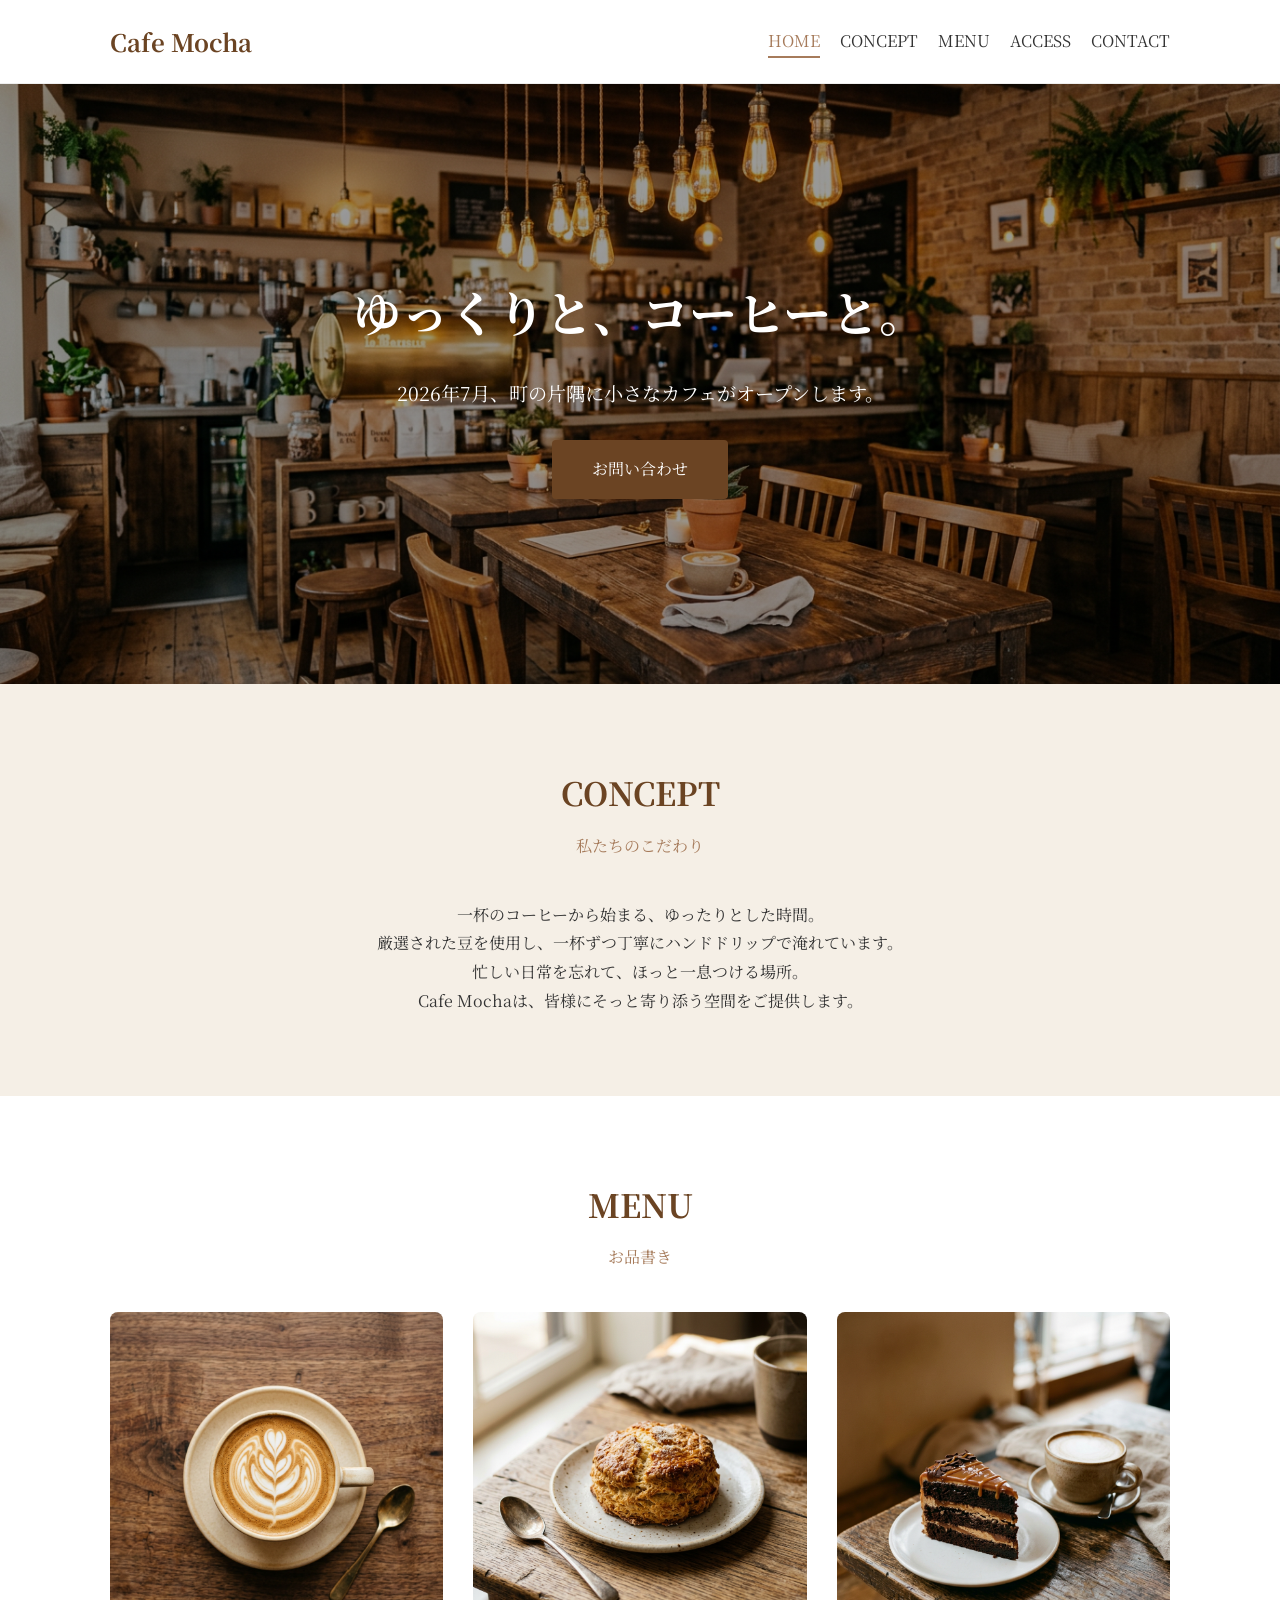
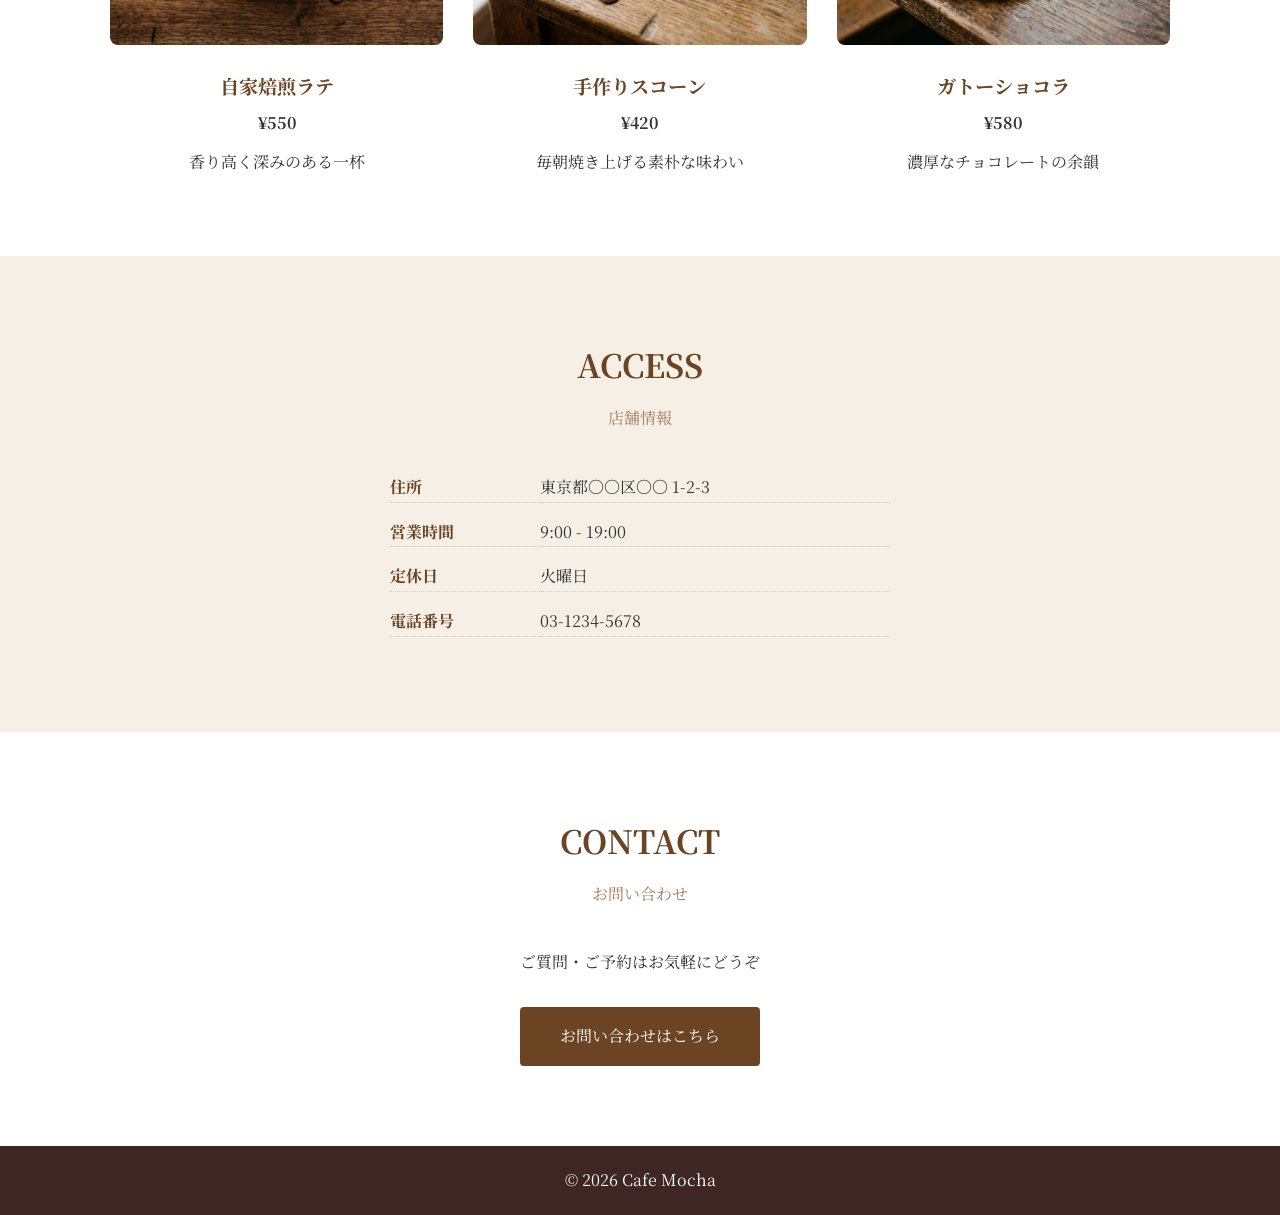
<file: index.html>
<!DOCTYPE html>
<html lang="ja">
  <head>
    <meta charset="UTF-8">
    <meta name="viewport" content="width=device-width, initial-scale=1.0">
    <title>Cafe Mocha ｜ 2026年7月オープン</title>
    <link rel="preconnect" href="https://fonts.googleapis.com">
    <link rel="preconnect" href="https://fonts.gstatic.com" crossorigin>
    <link href="https://fonts.googleapis.com/css2?family=Noto+Serif+JP:wght@400;700&display=swap" rel="stylesheet">
    <link rel="stylesheet" href="./style.css" />
  </head>
  <body>
    <!-- ヘッダー部分 -->
    <header class="header">
      <div class="container">
        <div class="logo">Cafe Mocha</div>
        <nav>
          <ul class="nav-list">
            <li><a href="index.html" class="active">HOME</a></li>
            <li><a href="concept.html">CONCEPT</a></li>
            <li><a href="menu.html">MENU</a></li>
            <li><a href="access.html">ACCESS</a></li>
            <li><a href="contact.html">CONTACT</a></li>
          </ul>
        </nav>
      </div>
    </header>
    <!-- ヒーロー部分 -->
    <section class="hero">
      <div class="container">
        <h1 class="hero-title">ゆっくりと、コーヒーと。</h1>
        <p class="hero-text">2026年7月、町の片隅に小さなカフェがオープンします。</p>
        <a href="contact.html" class="btn">お問い合わせ</a>
      </div>
    </section>
    <!-- コンセプト部分 -->
    <section class="concept">
      <div class="container">
        <h2 class="section-title">CONCEPT</h2>
        <p class="section-subtitle">私たちのこだわり</p>
        <div class="concept-text">
          <p>一杯のコーヒーから始まる、ゆったりとした時間。<br>
          厳選された豆を使用し、一杯ずつ丁寧にハンドドリップで淹れています。<br>
          忙しい日常を忘れて、ほっと一息つける場所。<br>
          Cafe Mochaは、皆様にそっと寄り添う空間をご提供します。</p>
        </div>
      </div>
    </section>
    <!-- メニュー部分 -->
    <section class="menu">
      <div class="container">
        <h2 class="section-title">MENU</h2>
        <p class="section-subtitle">お品書き</p>
        <div class="menu-list">
          <div class="menu-card">
            <img src="./img/latte.png" alt="自家焙煎ラテ">
            <h3 class="menu-name">自家焙煎ラテ</h3>
            <p class="menu-price">¥550</p>
            <p class="menu-desc">香り高く深みのある一杯</p>
          </div>
          <div class="menu-card">
            <img src="./img/scone.png" alt="手作りスコーン">
            <h3 class="menu-name">手作りスコーン</h3>
            <p class="menu-price">¥420</p>
            <p class="menu-desc">毎朝焼き上げる素朴な味わい</p>
          </div>
          <div class="menu-card">
            <img src="./img/gateau.png" alt="ガトーショコラ">
            <h3 class="menu-name">ガトーショコラ</h3>
            <p class="menu-price">¥580</p>
            <p class="menu-desc">濃厚なチョコレートの余韻</p>
          </div>
        </div>
      </div>
    </section>
    <!-- 店舗情報部分 -->
    <section class="access">
      <div class="container">
        <h2 class="section-title">ACCESS</h2>
        <p class="section-subtitle">店舗情報</p>
        <dl class="info-list">
          <dt>住所</dt><dd>東京都〇〇区〇〇 1-2-3</dd>
          <dt>営業時間</dt><dd>9:00 - 19:00</dd>
          <dt>定休日</dt><dd>火曜日</dd>
          <dt>電話番号</dt><dd>03-1234-5678</dd>
        </dl>
      </div>
    </section>
    <!-- お問い合わせ部分 -->
    <section class="contact">
      <div class="container">
        <h2 class="section-title">CONTACT</h2>
        <p class="section-subtitle">お問い合わせ</p>
        <p class="contact-text">ご質問・ご予約はお気軽にどうぞ</p>
        <a href="contact.html" class="btn">お問い合わせはこちら</a>
      </div>
    </section>

    <!-- フッター部分 -->
    <footer class="footer">
      <div class="container">
        <p>&copy; 2026 Cafe Mocha</p>
      </div>
    </footer>
  </body>
</html>
</file>
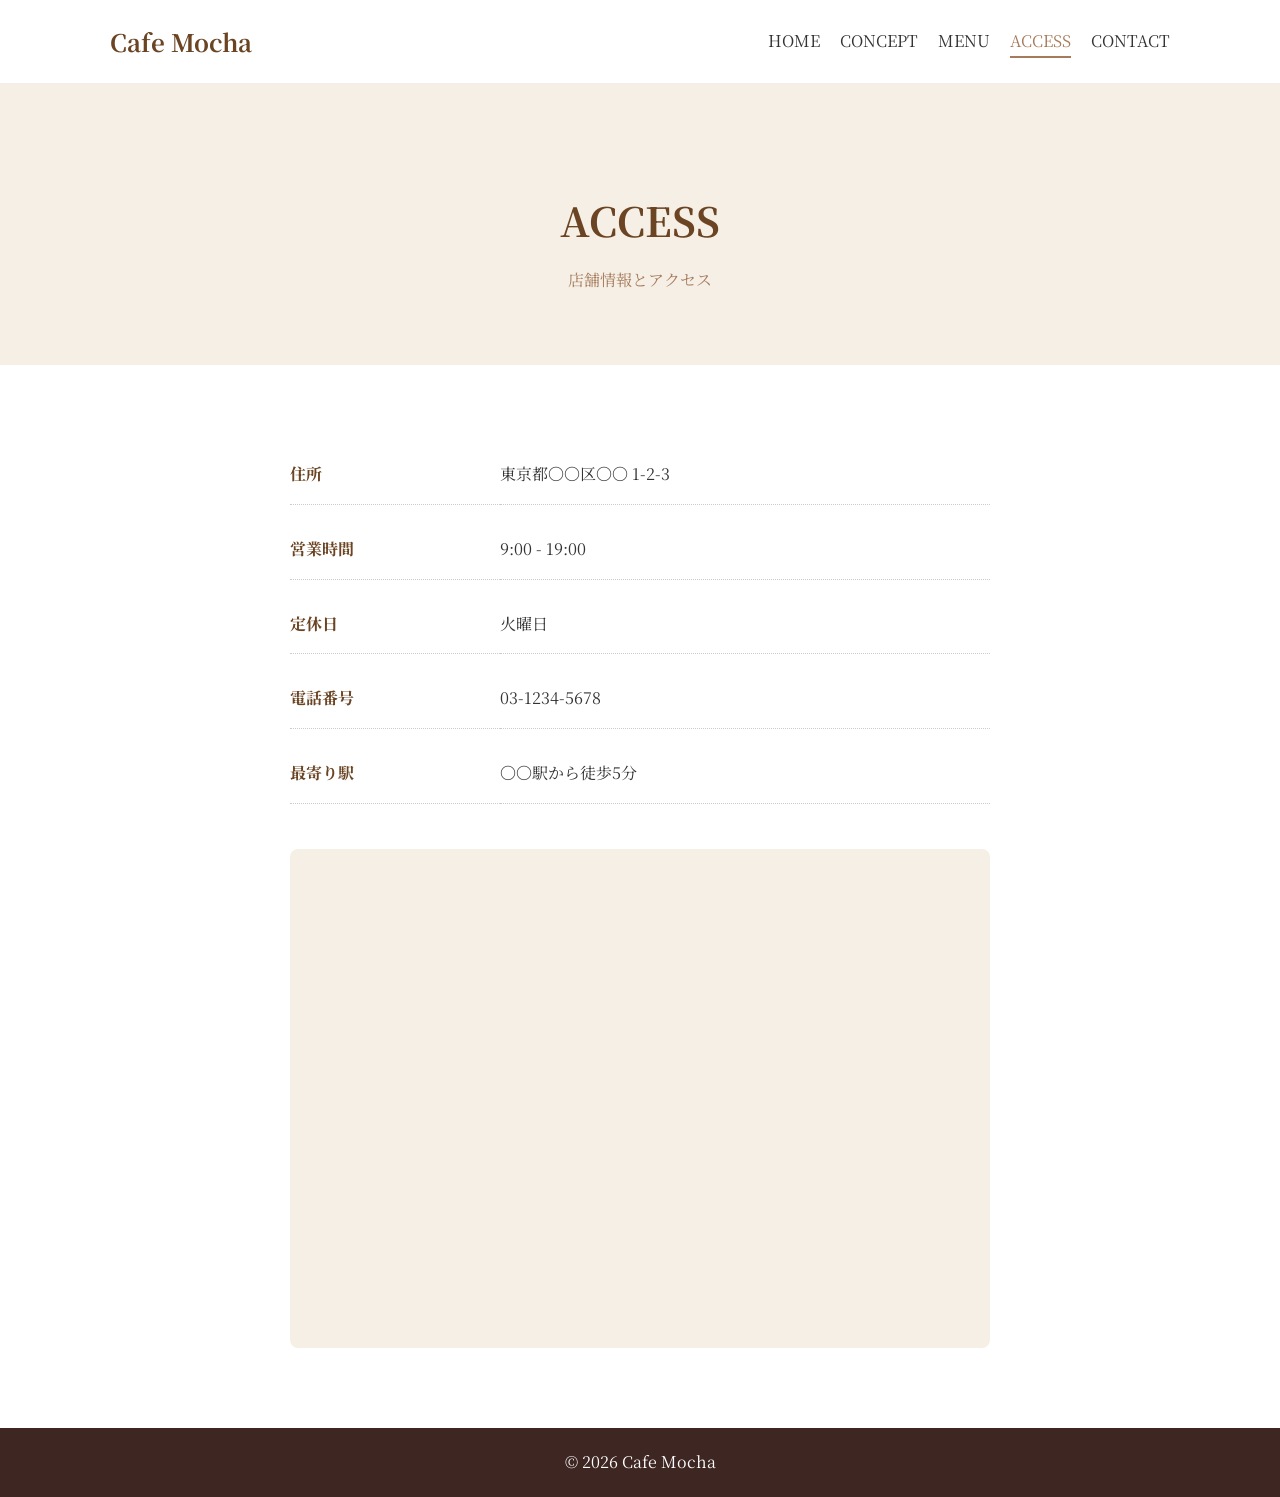
<file: access.html>
<!DOCTYPE html>
<html lang="ja">
<head>
  <meta charset="UTF-8">
  <meta name="viewport" content="width=device-width, initial-scale=1.0">
  <title>ACCESS | Cafe Mocha</title>
  <link rel="preconnect" href="https://fonts.googleapis.com">
  <link rel="preconnect" href="https://fonts.gstatic.com" crossorigin>
  <link href="https://fonts.googleapis.com/css2?family=Noto+Serif+JP:wght@400;700&display=swap" rel="stylesheet">
  <link rel="stylesheet" href="./style.css" />
  <link rel="stylesheet" href="./access.css" />
</head>
<body>
  <header class="header">
    <div class="container">
      <div class="logo">Cafe Mocha</div>
      <nav>
        <ul class="nav-list">
          <li><a href="index.html">HOME</a></li>
          <li><a href="concept.html">CONCEPT</a></li>
          <li><a href="menu.html">MENU</a></li>
          <li><a href="access.html" class="active">ACCESS</a></li>
          <li><a href="contact.html">CONTACT</a></li>
        </ul>
      </nav>
    </div>
  </header>
  <main>
    <section class="page-hero">
      <div class="container">
        <h1 class="page-title">ACCESS</h1>
        <p class="page-subtitle">店舗情報とアクセス</p>
      </div>
    </section>
    <section class="access-section">
      <div class="container">
        <dl class="info-list">
          <dt>住所</dt><dd>東京都〇〇区〇〇 1-2-3</dd>
          <dt>営業時間</dt><dd>9:00 - 19:00</dd>
          <dt>定休日</dt><dd>火曜日</dd>
          <dt>電話番号</dt><dd>03-1234-5678</dd>
          <dt>最寄り駅</dt><dd>〇〇駅から徒歩5分</dd>
        </dl>
        <div class="map-note">
           <iframe src="https://www.google.com/maps/embed?pb=!1m18!1m12!1m3!1d3240.8319461296082!2d139.76448647652404!3d35.681139772587386!2m3!1f0!2f0!3f0!3m2!1i1024!2i768!4f13.1!3m3!1m2!1s0x60188bfbee1467bb%3A0x410f8b6e7e3ee34f!2z5p2x5Lqs6aeF!5e0!3m2!1sja!2sjp!4v1780907484252!5m2!1sja!2sjp" width="600" height="450" style="border:0;" allowfullscreen="" loading="lazy" referrerpolicy="no-referrer-when-downgrade"></iframe>
        </div>
      </div>
    </section>
  </main>
  <footer class="footer"><div class="container"><p>&copy; 2026 Cafe Mocha</p></div></footer>
</body>
</html>
</file>
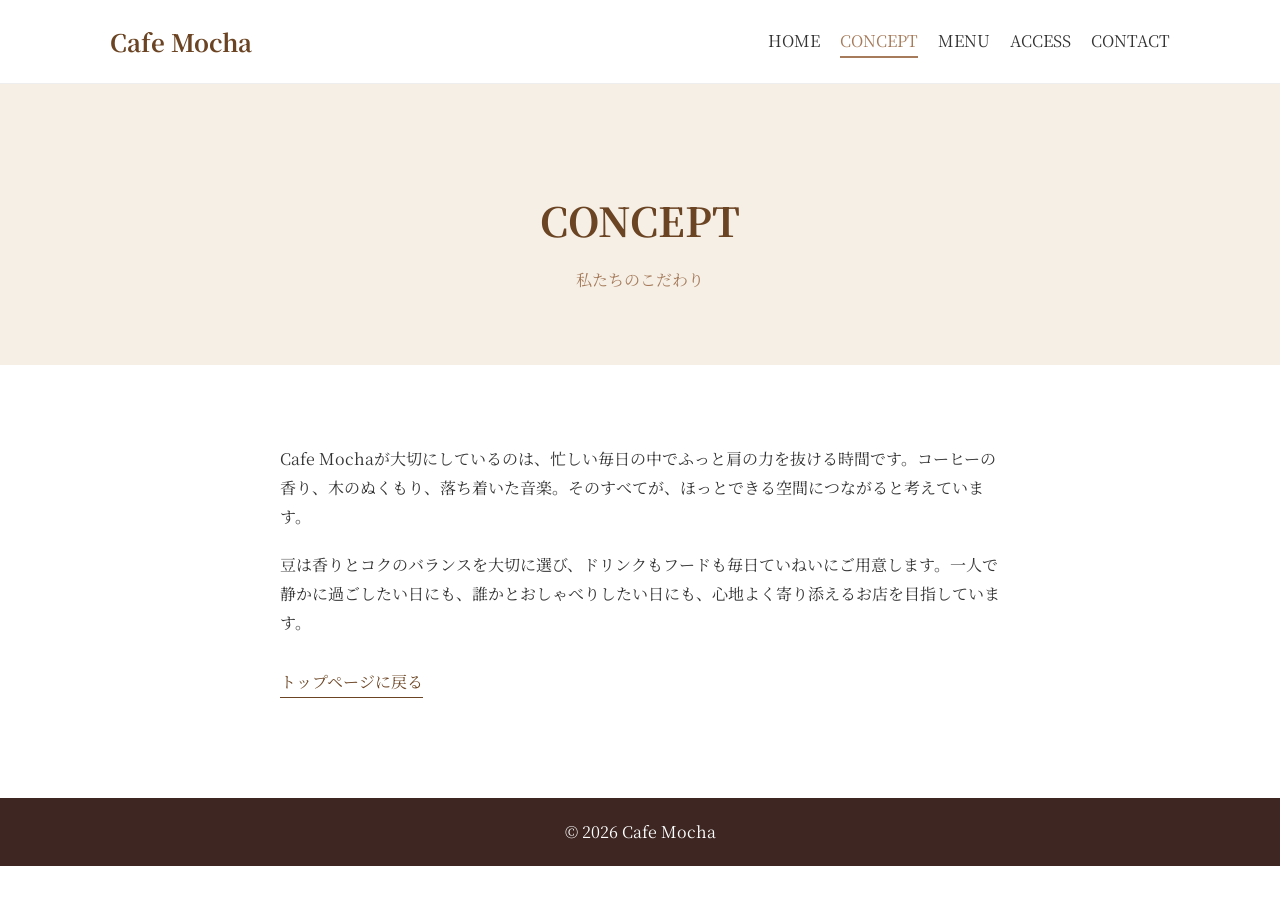
<file: concept.html>
<!DOCTYPE html>
<html lang="ja">
<head>
  <meta charset="UTF-8">
  <meta name="viewport" content="width=device-width, initial-scale=1.0">
  <title>CONCEPT | Cafe Mocha</title>
  <link rel="preconnect" href="https://fonts.googleapis.com">
  <link rel="preconnect" href="https://fonts.gstatic.com" crossorigin>
  <link href="https://fonts.googleapis.com/css2?family=Noto+Serif+JP:wght@400;700&display=swap" rel="stylesheet">
  <link rel="stylesheet" href="./style.css" />
  <link rel="stylesheet" href="./concept.css" />
</head>
<body>
  <header class="header">
    <div class="container">
      <div class="logo">Cafe Mocha</div>
      <nav>
        <ul class="nav-list">
          <li><a href="index.html">HOME</a></li>
          <li><a href="concept.html" class="active">CONCEPT</a></li>
          <li><a href="menu.html">MENU</a></li>
          <li><a href="access.html">ACCESS</a></li>
          <li><a href="contact.html">CONTACT</a></li>
        </ul>
      </nav>
    </div>
  </header>
  <main>
    <section class="page-hero">
      <div class="container">
        <h1 class="page-title">CONCEPT</h1>
        <p class="page-subtitle">私たちのこだわり</p>
      </div>
    </section>
    <section class="page-section">
      <div class="container page-text">
        <p>Cafe Mochaが大切にしているのは、忙しい毎日の中でふっと肩の力を抜ける時間です。コーヒーの香り、木のぬくもり、落ち着いた音楽。そのすべてが、ほっとできる空間につながると考えています。</p>
        <p>豆は香りとコクのバランスを大切に選び、ドリンクもフードも毎日ていねいにご用意します。一人で静かに過ごしたい日にも、誰かとおしゃべりしたい日にも、心地よく寄り添えるお店を目指しています。</p>
        <p><a href="index.html" class="back-link">トップページに戻る</a></p>
      </div>
    </section>
  </main>
  <footer class="footer"><div class="container"><p>&copy; 2026 Cafe Mocha</p></div></footer>
</body>
</html>
</file>
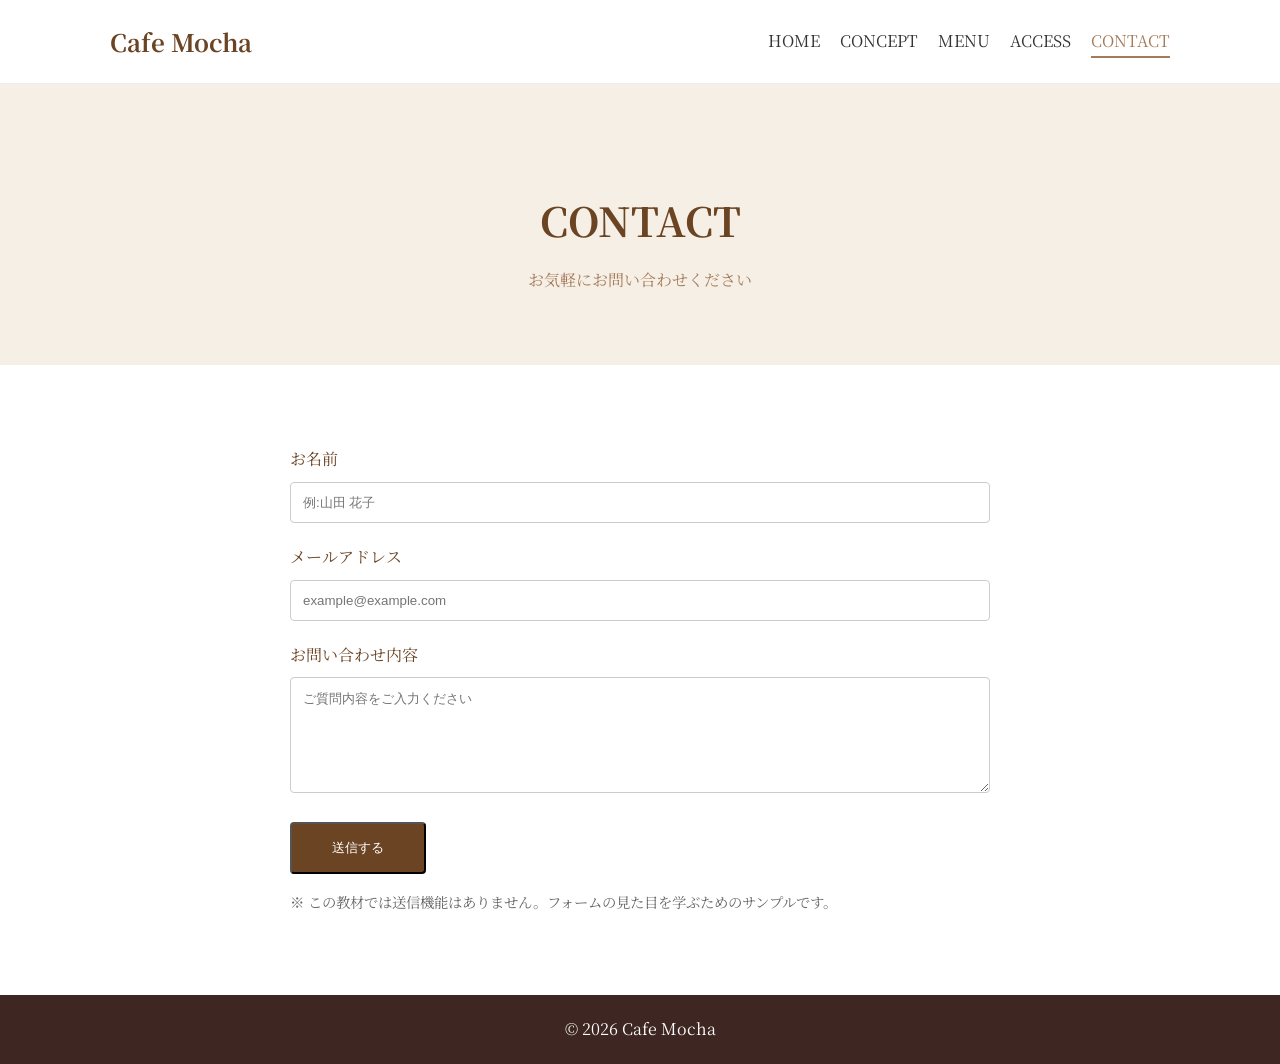
<file: contact.html>
<!DOCTYPE html>
<html lang="ja">
<head>
  <meta charset="UTF-8">
  <meta name="viewport" content="width=device-width, initial-scale=1.0">
  <title>CONTACT | Cafe Mocha</title>
  <link rel="preconnect" href="https://fonts.googleapis.com">
  <link rel="preconnect" href="https://fonts.gstatic.com" crossorigin>
  <link href="https://fonts.googleapis.com/css2?family=Noto+Serif+JP:wght@400;700&display=swap" rel="stylesheet">
  <link rel="stylesheet" href="./style.css" />
  <link rel="stylesheet" href="./contact.css" />
</head>
<body>
  <header class="header">
    <div class="container">
      <div class="logo">Cafe Mocha</div>
      <nav>
        <ul class="nav-list">
          <li><a href="index.html">HOME</a></li>
          <li><a href="concept.html">CONCEPT</a></li>
          <li><a href="menu.html">MENU</a></li>
          <li><a href="access.html">ACCESS</a></li>
          <li><a href="contact.html" class="active">CONTACT</a></li>
        </ul>
      </nav>
    </div>
  </header>
  <main>
    <section class="page-hero">
      <div class="container">
        <h1 class="page-title">CONTACT</h1>
        <p class="page-subtitle">お気軽にお問い合わせください</p>
      </div>
    </section>
    <section class="contact-section">
      <div class="container">
        <form class="contact-form">
          <div class="form-group">
            <label for="name">お名前</label>
            <input type="text" id="name" name="name" placeholder="例:山田 花子">
          </div>
          <div class="form-group">
            <label for="email">メールアドレス</label>
            <input type="email" id="email" name="email" placeholder="example@example.com">
          </div>
          <div class="form-group">
            <label for="message">お問い合わせ内容</label>
            <textarea id="message" name="message" rows="6" placeholder="ご質問内容をご入力ください"></textarea>
          </div>
          <button type="submit" class="btn">送信する</button>
          <p class="form-note">※ この教材では送信機能はありません。フォームの見た目を学ぶためのサンプルです。</p>
        </form>
      </div>
    </section>
  </main>
  <footer class="footer"><div class="container"><p>&copy; 2026 Cafe Mocha</p></div></footer>
</body>
</html>
</file>
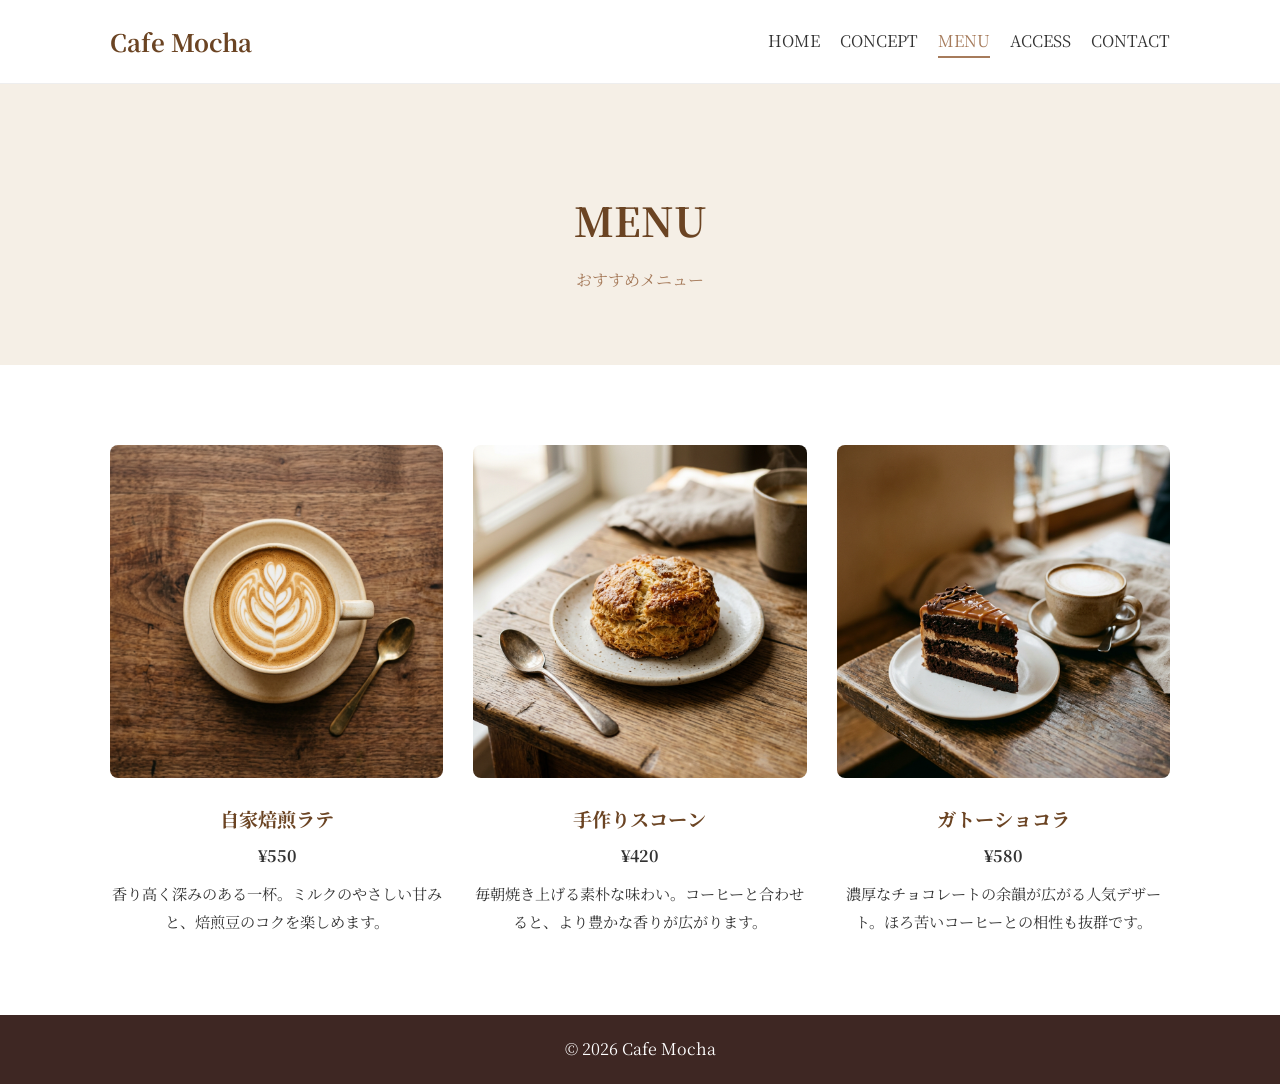
<file: menu.html>
<!DOCTYPE html>
<html lang="ja">
<head>
  <meta charset="UTF-8">
  <meta name="viewport" content="width=device-width, initial-scale=1.0">
  <title>MENU | Cafe Mocha</title>
  <link rel="preconnect" href="https://fonts.googleapis.com">
  <link rel="preconnect" href="https://fonts.gstatic.com" crossorigin>
  <link href="https://fonts.googleapis.com/css2?family=Noto+Serif+JP:wght@400;700&display=swap" rel="stylesheet">
  <link rel="stylesheet" href="./style.css" />
  <link rel="stylesheet" href="./menu.css" />
</head>
<body>
  <header class="header">
    <div class="container">
      <div class="logo">Cafe Mocha</div>
      <nav>
        <ul class="nav-list">
          <li><a href="index.html">HOME</a></li>
          <li><a href="concept.html">CONCEPT</a></li>
          <li><a href="menu.html" class="active">MENU</a></li>
          <li><a href="access.html">ACCESS</a></li>
          <li><a href="contact.html">CONTACT</a></li>
        </ul>
      </nav>
    </div>
  </header>
  <main>
    <section class="page-hero">
      <div class="container">
        <h1 class="page-title">MENU</h1>
        <p class="page-subtitle">おすすめメニュー</p>
      </div>
    </section>
    <section class="menu-section">
      <div class="container">
        <div class="menu-list">
          <div class="menu-card">
            <img src="./img/latte.png" alt="自家焙煎ラテ">
            <h2 class="menu-name">自家焙煎ラテ</h2>
            <p class="menu-price">¥550</p>
            <p class="menu-desc">香り高く深みのある一杯。ミルクのやさしい甘みと、焙煎豆のコクを楽しめます。</p>
          </div>
          <div class="menu-card">
            <img src="./img/scone.png" alt="手作りスコーン">
            <h2 class="menu-name">手作りスコーン</h2>
            <p class="menu-price">¥420</p>
            <p class="menu-desc">毎朝焼き上げる素朴な味わい。コーヒーと合わせると、より豊かな香りが広がります。</p>
          </div>
          <div class="menu-card">
            <img src="./img/gateau.png" alt="ガトーショコラ">
            <h2 class="menu-name">ガトーショコラ</h2>
            <p class="menu-price">¥580</p>
            <p class="menu-desc">濃厚なチョコレートの余韻が広がる人気デザート。ほろ苦いコーヒーとの相性も抜群です。</p>
          </div>
        </div>
      </div>
    </section>
  </main>
  <footer class="footer"><div class="container"><p>&copy; 2026 Cafe Mocha</p></div></footer>
</body>
</html>
</file>
<file: style.css>
/* === 全体のリセットと基本設定 === */
* { 
  margin: 0;
  padding: 0;
  box-sizing: border-box; 
}

body { 
  font-family: 'Noto Serif JP', serif;
  color: #333;
  line-height: 1.8;
}

li {
  list-style: none;
}

/* === ヘッダーのスタイル === */
.header { 
  background-color: #FFFFFF; 
  border-bottom: 1px solid #eee; 
  padding: 20px 0;
}

.container {
  max-width: 1100px; margin: 0 auto; padding: 0 20px;
}

.header .container { 
  display: flex;
  justify-content: space-between;
  align-items: center;
}

.logo { 
  font-size: 1.5rem;
  font-weight: bold;
  color: #6B4423; 
}

.nav-list { 
  display: flex; 
  gap: 20px; 
}

a { 
  text-decoration: none;
  color: inherit;
}

.nav-list a { 
  padding-bottom: 4px; 
  border-bottom: 2px solid transparent; 
  transition: color 0.3s, border-color 0.3s; 
}

.nav-list a:hover, .nav-list a.active { 
  color: #A67B5B; 
  border-color: #A67B5B; 
}

.section-title {
  text-align: center; 
  font-size: 2rem; 
  color: #6B4423; 
  margin-bottom: 10px;
}

.section-subtitle { 
  text-align: center; 
  font-size: 1rem; 
  color: #A67B5B; 
  margin-bottom: 40px;
}

.btn { 
  display: inline-block; 
  padding: 15px 40px; 
  background-color: #6B4423; 
  color: #FFFFFF; 
  border-radius: 4px; 
  transition: background-color 0.3s; 
}

.btn:hover { 
  background-color: #A67B5B; 
}

/* === ヒーローのスタイル === */
.hero {
  background-image: linear-gradient(rgba(0,0,0,0.4), rgba(0,0,0,0.4)), url('./img/hero.png');
  background-size: cover;
  background-position: center;
  height: 600px;
  display: flex;
  align-items: center;
  justify-content: center;
  text-align: center;
  color: #FFFFFF;
}

.hero-title { 
  font-size: 3rem; 
  margin-bottom: 20px; 
}

.hero-text { 
  font-size: 1.2rem; 
  margin-bottom: 30px; 
}

/* === コンセプトのスタイル === */
.concept { 
  background-color: #F5EFE6; 
  padding: 80px 0; 
  text-align: center; 
}

.concept-text { 
  max-width: 600px; 
  margin: 0 auto; 
}

/* === メニューのスタイル === */
.menu { 
  background-color: #FFFFFF; 
  padding: 80px 0; 
}

.menu-list { 
  display: flex; 
  gap: 30px; 
}

.menu-card { 
  flex: 1; 
  text-align: center; 
}

.menu-card img { 
  width: 100%; 
  aspect-ratio: 1 / 1; 
  object-fit: cover; 
  border-radius: 8px; 
  margin-bottom: 15px; 
}

.menu-name { 
  font-size: 1.2rem; 
  color: #6B4423; 
  margin-bottom: 5px; 
}

.menu-price { 
  font-weight: bold; 
  margin-bottom: 10px; 
}

/* === 店舗情報のスタイル === */
.access { 
  background-color: #F5EFE6; 
  padding: 80px 0; 
}

.info-list { 
  max-width: 500px; 
  margin: 0 auto; 
  display: flex; 
  flex-wrap: wrap; 
}

.info-list dt { 
  width: 30%; 
  font-weight: bold; 
  color: #6B4423; 
  margin-bottom: 15px; 
  border-bottom: 1px dotted #ccc; 
}

.info-list dd { 
  width: 70%; 
  margin-bottom: 15px; 
  border-bottom: 1px dotted #ccc; 
}

/* === お問い合わせのスタイル === */
.contact { 
  background-color: #FFFFFF; 
  padding: 80px 0; 
  text-align: center; 
}

.contact-text { 
  margin-bottom: 30px; 
}

/* === フッターのスタイル === */
.footer { 
  background-color: #3E2723; 
  color: #fff; 
  text-align: center; 
  padding: 20px 0; 
}

/* === ページヒーローのスタイル === */
.page-hero { 
  background: #F5EFE6; 
  padding: 100px 0 70px; 
  text-align: center; 
}

.page-title { 
  font-size: 2.5rem; 
  color: #6B4423; 
  margin-bottom: 10px; 
}

.page-subtitle { 
  color: #A67B5B; 
}
</file>
<file: access.css>
.access-section { 
  padding: 80px 0; 
}

.info-list { 
  max-width: 700px; 
  margin: 0 auto; 
  display: flex; 
  flex-wrap: wrap; 
}

.info-list dt { 
  width: 30%; 
  font-weight: bold; 
  color: #6B4423; 
  padding: 15px 0; 
  border-bottom: 1px dotted #ccc; 
}

.info-list dd { 
  width: 70%; 
  padding: 15px 0; 
  border-bottom: 1px dotted #ccc; 
}

.map-note { 
  max-width: 700px; 
  margin: 30px auto 0; 
  background: #F5EFE6; 
  padding: 20px; 
  border-radius: 8px; 
}
</file>
<file: concept.css>
.page-section { 
  padding: 80px 0; 
}

.page-text { 
  max-width: 760px; 
  margin: 0 auto; 
}

.page-text p { 
  margin-bottom: 20px; 
}

.back-link { 
  display: inline-block; 
  margin-top: 10px; 
  color: #6B4423; 
  border-bottom: 1px solid #6B4423; 
}

.back-link:hover { 
  color: #A67B5B; 
  border-color: #A67B5B; 
}
</file>
<file: contact.css>
.contact-section { 
  padding: 80px 0; 
}

.contact-form {
  max-width: 700px; 
  margin: 0 auto; 
}

.form-group { 
  margin-bottom: 20px;
}

.form-group label { 
  display: block; 
  margin-bottom: 8px; 
  color: #6B4423; 
}

.form-group input, .form-group textarea { 
  width: 100%; 
  padding: 12px; 
  border: 1px solid #ccc; 
  border-radius: 4px; 
}

.form-note { 
  margin-top: 15px; 
  font-size: 0.9rem; 
  color: #666; 
}
</file>
<file: menu.css>
.menu-section { 
  padding: 80px 0; 
}

.menu-desc { 
  font-size: 0.95rem; 
}
</file>
